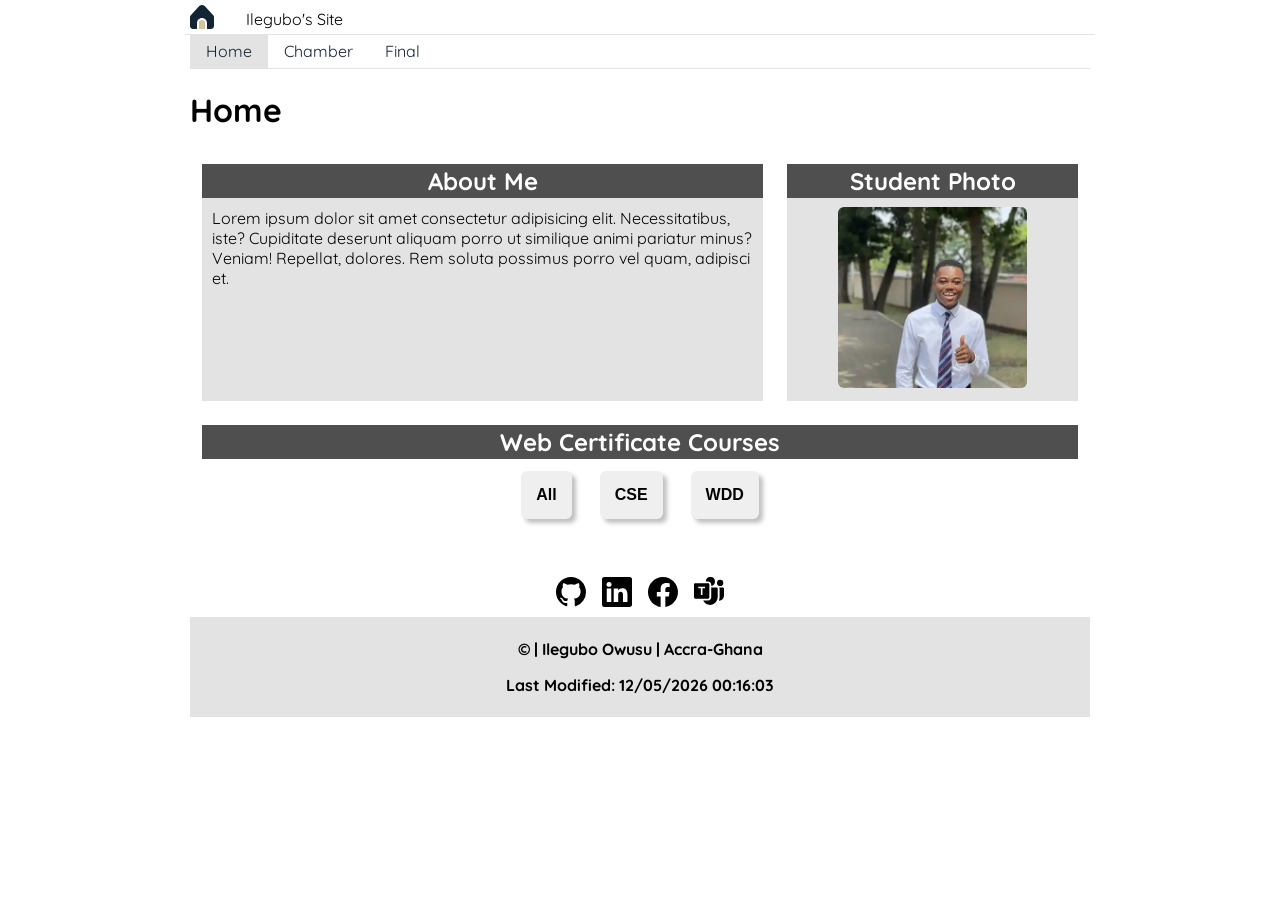
<file: index.html>
<!DOCTYPE html>
<html lang="en">

<head>
    <meta charset="UTF-8">
    <meta name="viewport" content="width=device-width, initial-scale=1.0">
    <meta name="author" content="Ilegubo Owusu">
    <meta name="description"
        content="home page for the wdd231 block 3 course. This page will help recap best practice for the BYU pathway Web Development course.">
    <link rel="icon" href="images/logo.png">
    <link rel="stylesheet" href="styles/base.css">
    <link rel="stylesheet" href="styles/large.css">
    <script src="scripts/navigations.js" defer></script>
    <link rel="preconnect" href="https://fonts.googleapis.com">
    <link rel="preconnect" href="https://fonts.gstatic.com" crossorigin>
    <link
        href="https://fonts.googleapis.com/css2?family=Quicksand:wght@300..700&display=swap"
        rel="stylesheet">
    <title>Home Page</title>

    <!--Social Media Tags-->
    <meta property="og:title" content="Home Page">
    <meta property="og:description"
        content="WDD231 home page assignment for students to demonstrate basic knowledge/understanding of js and html and css.">
    <meta property="og:image" content="https://github.com/Ilegubo/wdd231/blob/main/images/logo.png">
    <meta property="og:url"
        content="https://www.ilegubo.github.io/wdd231/index.html">
</head>

<body>
    <header>
        <img src="images/home.svg" alt="home-logo" loading="lazy" width="512"
            height="512">
        <span>Ilegubo's Site</span>
        <button id="ham-btn" class="hamburger"
            aria-label="ham-burger menu icon"></button>
    </header>
    <nav class="navigation" id="navigation">
        <ul>
            <li class="current"><a href="#">Home</a></li>
            <li><a href="#">Chamber</a></li>
            <li><a href="#">Final</a></li>
        </ul>
    </nav>
    <main>
        <h1>Home</h1>
        <div class="sections">
            <section>
                <h2>About Me</h2>
                <p>Lorem ipsum dolor sit amet consectetur adipisicing elit.
                    Necessitatibus, iste?
                    Cupiditate deserunt aliquam porro ut similique animi
                    pariatur
                    minus? Veniam!
                    Repellat, dolores. Rem soluta possimus porro vel quam,
                    adipisci
                    et.</p>
            </section>
            <section class="profile-photo">
                <h2>Student Photo</h2>
                <img src="images/profile.webp" alt="profile-image">
            </section>
            <section id="course-requirements" class="course-requirements">
                <h2>Web Certificate Courses</h2>
                <button id="ALL" class="ALL" aria-label="ALL">All</button>
                <button id="CSE" class="CSE" aria-label="CSE">CSE</button>
                <button id="WDD" class="WDD" aria-label="WDD">WDD</button>
                <div id="course-list"></div>
            </section>
        </div>
    </main>
    <footer>
        <div class="social">
            <a href="https://github.com/Ilegubo/wdd231" target="_blank"><img
                    src="images/github.svg" width="30" height="30"
                    alt="github"></a>
            <a href="https://www.linkedin.com/in/ilegubo" target="_blank"><img
                    src="images/linkedin.svg" width="30" height="30"
                    alt="LinkedIn"></a>
            <a href="https://facebook.com/ile.gubo" target="_blank"><img
                    src="images/facebook.svg" alt="facebook" height="30"
                    width="30"></a>
            <a href="mailto:owusukilegubo@gmail.com" target="_blank"><img
                    src="images/microsoft-teams.svg" alt="teams" height="30"
                    width="30"></a>
        </div>
        <div id="info">
            <p id="copy">&copy; | Ilegubo Owusu | Accra-Ghana</p>
            <p id="year"></p>
        </div>
    </footer>
</body>

</html>
</file>
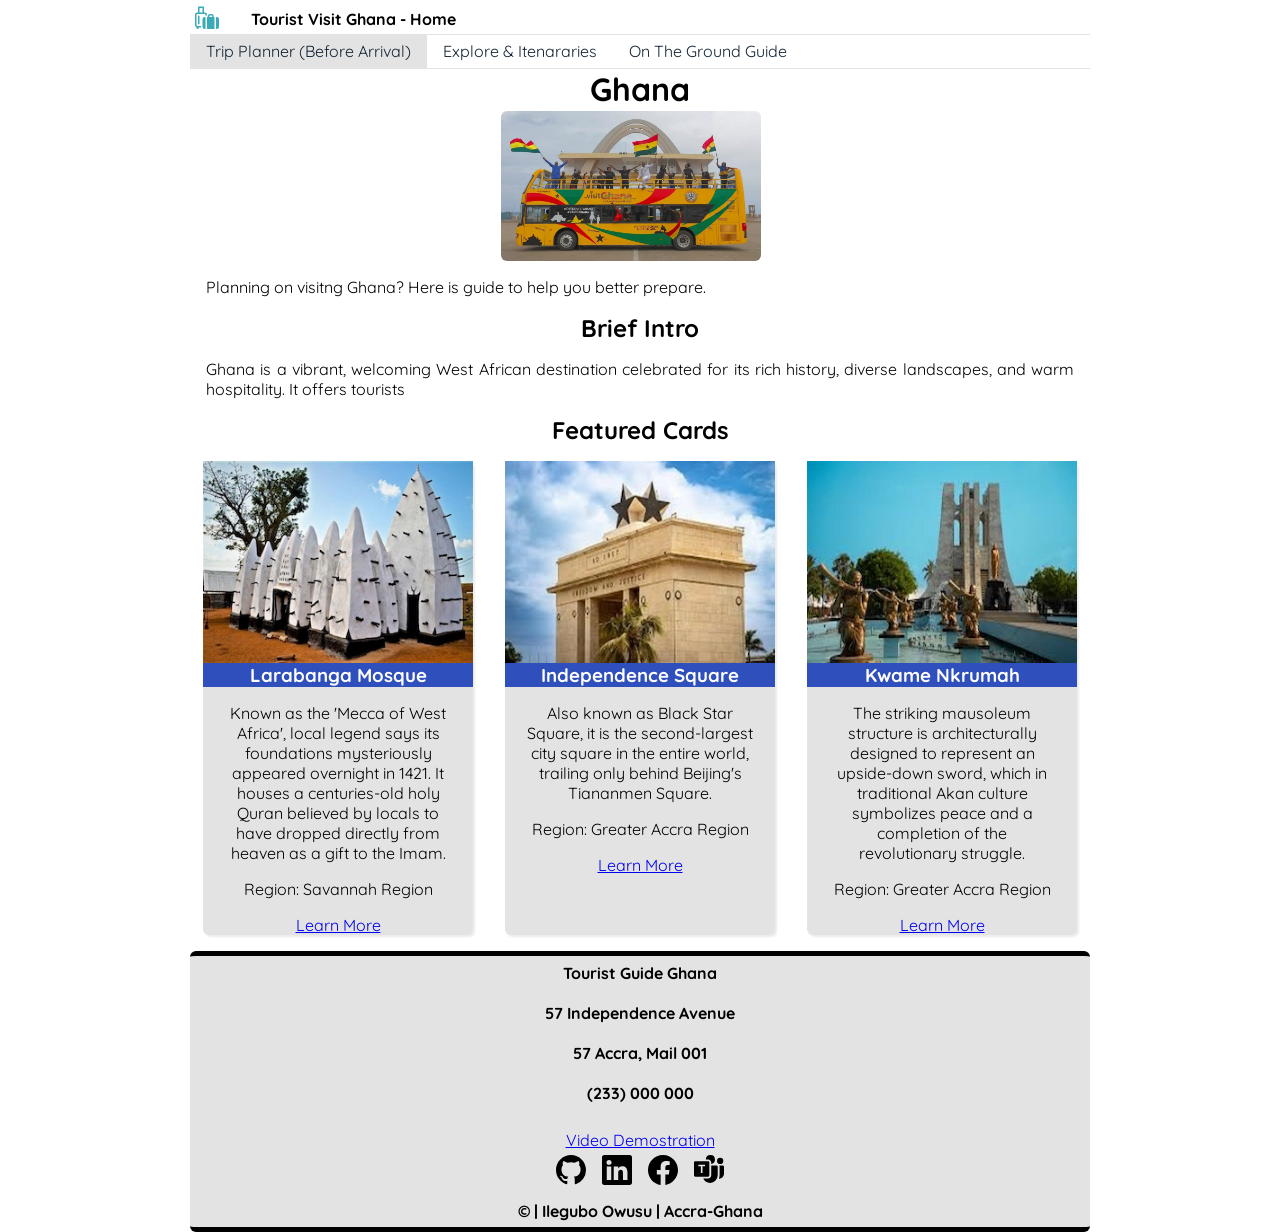
<file: project/index.html>
<!DOCTYPE html>
<html lang="en">

<head>
    <meta charset="UTF-8">
    <meta name="viewport" content="width=device-width, initial-scale=1.0">
    <meta name="author" content="Ilegubo Owusu">
    <meta name="description"
        content="This website is meant to help first time visitors of Ghana easily navigate the country.">
    <link rel="icon" href="images/icon.svg">
    <link rel="stylesheet" href="styles/base.css">
    <link rel="stylesheet" href="styles/large.css">
    <script src="scripts/navigation.js" defer></script>
    <script src="scripts/use-sites.js" type="module"></script>
    <link rel="preconnect" href="https://fonts.googleapis.com">
    <link rel="preconnect" href="https://fonts.gstatic.com" crossorigin>
    <link href="https://fonts.googleapis.com/css2?family=Quicksand&display=swap" rel="stylesheet">
    <title>Tourist Guide Visit</title>

    <!--Social Media Tags-->
    <meta property="og:title" content="Tourist Guide Ghana">
    <meta property="og:description"
        content="This page seeks to help first time visitors of Ghana easily navigate the country">
    <meta property="og:image" content="https://ilegubo.github.io/wdd231/project/images/visit-ghana.webp">
    <meta property="og:url" content="https://www.ilegubo.github.io/wdd231/project/index.html">
</head>

<body>
    <header>
        <img src="images/icon.svg" alt="logo" loading="lazy" width="512" height="512">
        <span><b>Tourist Visit Ghana - Home</b></span>
        <button id="ham-btn" class="hamburger" aria-label="ham-burger menu icon"></button>
    </header>
    <nav class="navigation" id="navigation">
        <ul>
            <li class="current"><a href="#">Trip Planner (Before Arrival)</a></li>
            <li><a href="explore.html">Explore & Itenararies</a></li>
            <li><a href="navigate.html">On The Ground Guide</a></li>
        </ul>
    </nav>
    <main>
        <h1>Ghana</h1>
        <picture id="hero-img" class="hero-img">
            <source srcset="images/hero.webp" media="(min-width: 1000px)">
            <source srcset="images/hero-medium.webp" media="(min-width: 550px)">
            <img src="images/hero-small.webp" alt="visit-Ghana" width="260">
        </picture>
        <section class="section-abt" id="intro">
            <p>Planning on visitng Ghana? Here is guide to help you better prepare.</p>
            <h2>Brief Intro</h2>
            <p>Ghana is a vibrant, welcoming West African destination celebrated for its rich history, diverse
                landscapes, and warm hospitality. It offers tourists</p>
        </section>
        <section id="all-cards-container">
            <div id="featured-destinations"></div>
        </section>
    </main>
    <footer>
        <div id="general">
            <p><b>Tourist Guide Ghana</b></p><br>
            <p><b>57 Independence Avenue</b></p><br>
            <p><b>57 Accra, Mail 001</b></p><br>
            <p><b>(233) 000 000</b></p><br>
        </div>
        <p id="video"><a href="#">Video Demostration</a></p>
        <div class="social">
            <a href="https://github.com/Ilegubo/wdd231" target="_blank"><img
                    src="https://ilegubo.github.io/wdd231/chamber/images/github.svg" width="30" height="30"
                    alt="github"></a>
            <a href="https://www.linkedin.com/in/ilegubo" target="_blank"><img
                    src="https://ilegubo.github.io/wdd231/chamber/images/linkedin.svg" width="30" height="30"
                    alt="LinkedIn"></a>
            <a href="https://facebook.com/ile.gubo" target="_blank"><img
                    src="https://ilegubo.github.io/wdd231/chamber/images/facebook.svg" alt="facebook" height="30"
                    width="30"></a>
            <a href="mailto:owusukilegubo@gmail.com" target="_blank"><img
                    src="https://ilegubo.github.io/wdd231/chamber/images/microsoft-teams.svg" alt="teams" height="30"
                    width="30"></a>
        </div>
        <div id="info">
            <p id="copy">&copy; | Ilegubo Owusu | Accra-Ghana</p>
            <p id="year"></p>
        </div>
    </footer>
</body>

</html>
</file>
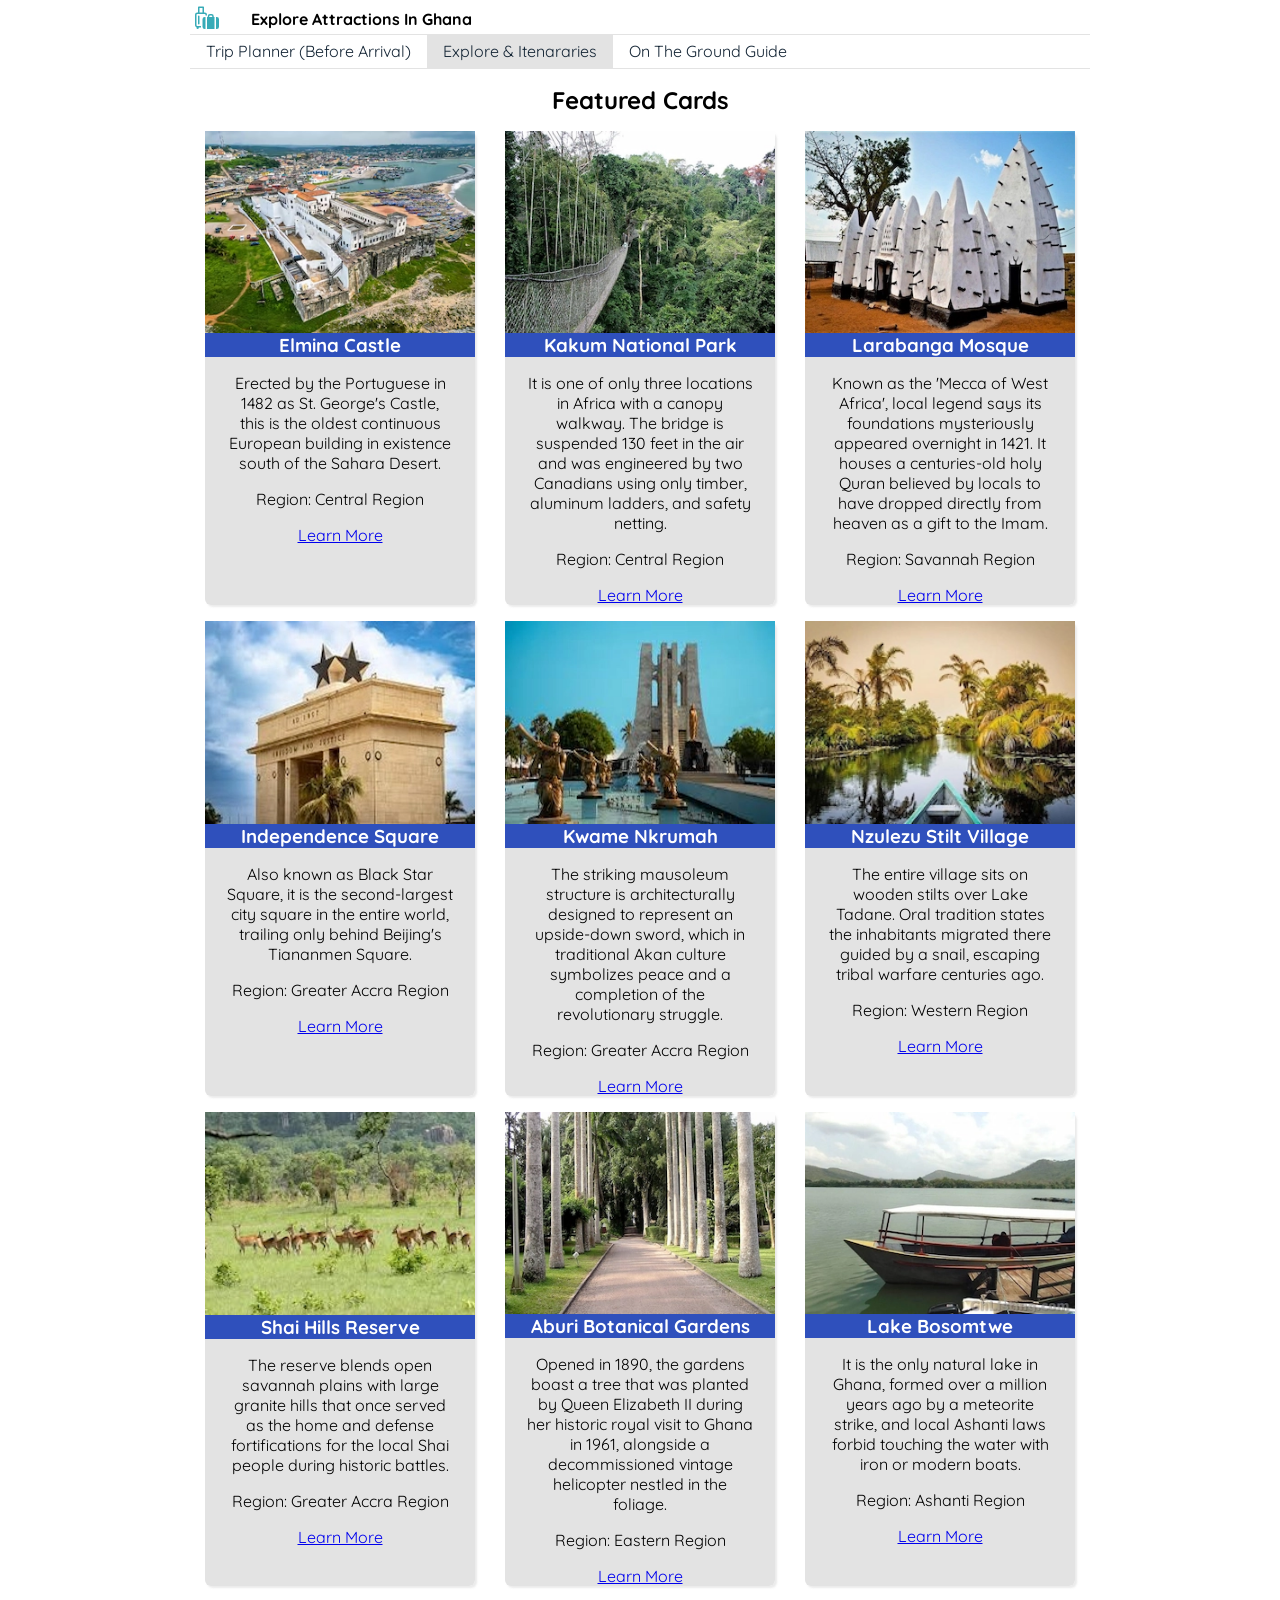
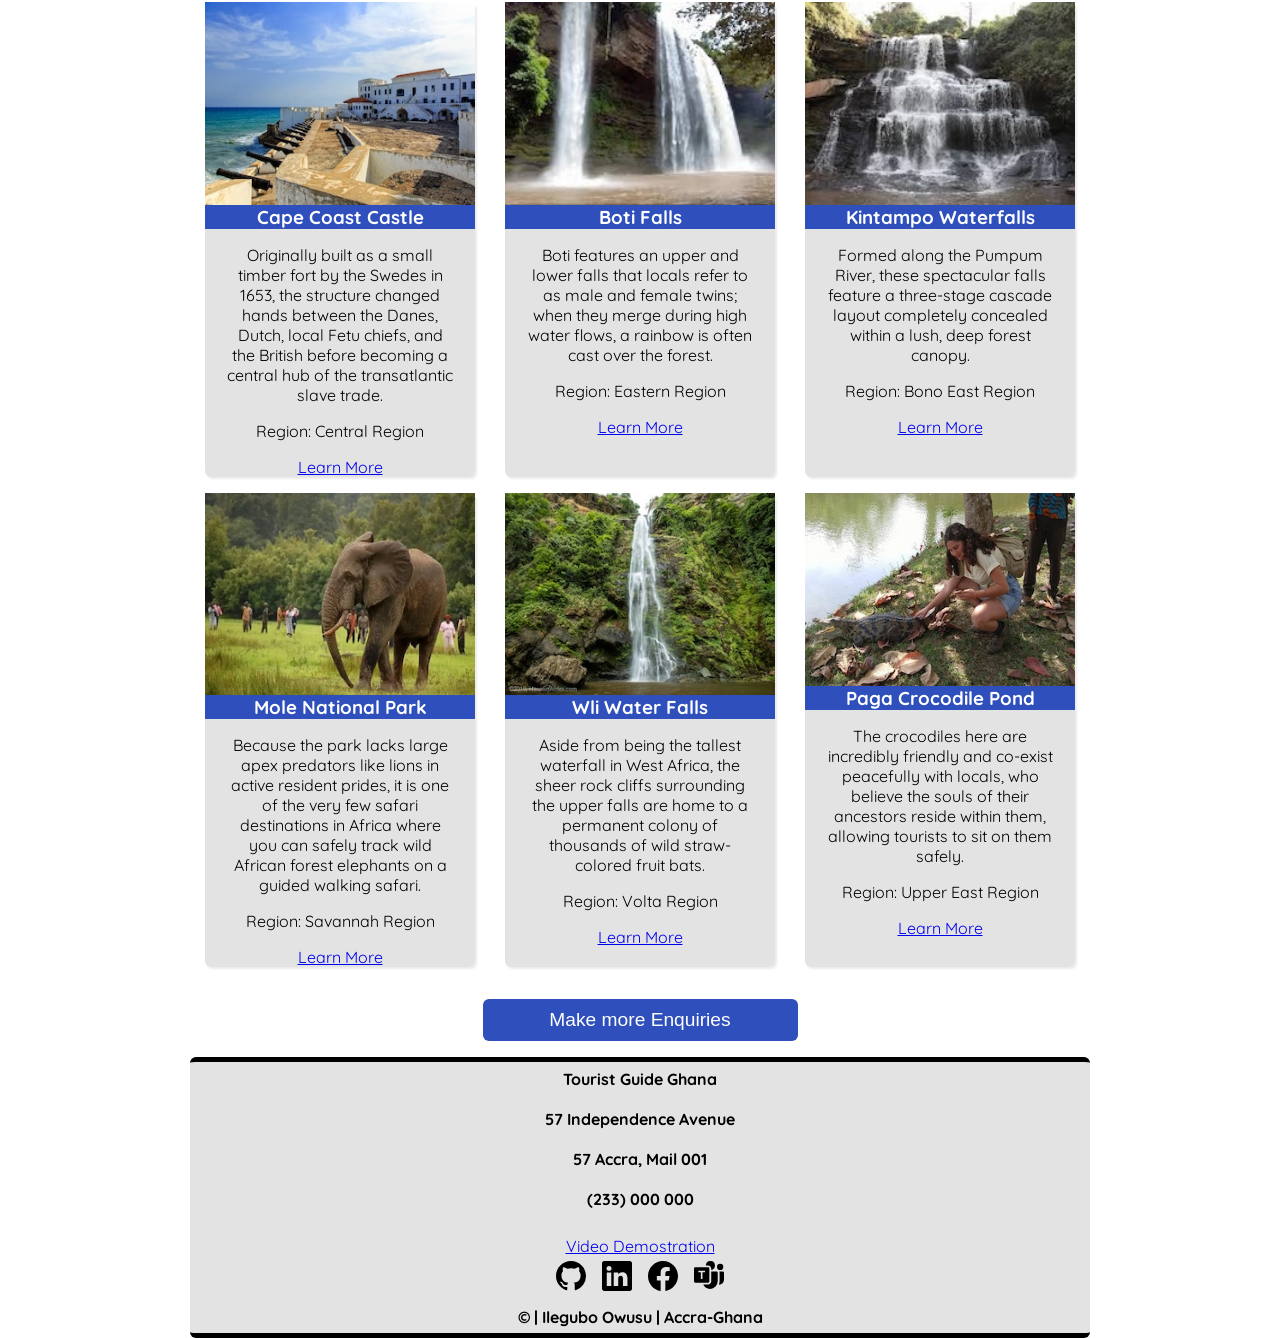
<file: project/explore.html>
<!DOCTYPE html>
<html lang="en">

<head>
    <meta charset="UTF-8">
    <meta name="viewport" content="width=device-width, initial-scale=1.0">
    <meta name="author" content="Ilegubo Owusu">
    <meta name="description" content="The explore page introduces you to several tourist sites you can visit">
    <link rel="icon" href="images/icon.svg">
    <link rel="stylesheet" href="styles/base.css">
    <link rel="stylesheet" href="styles/large.css">
    <script src="scripts/navigation.js" defer></script>
    <script src="scripts/use-sites.js" type="module"></script>
    <link rel="preconnect" href="https://fonts.googleapis.com">
    <link rel="preconnect" href="https://fonts.gstatic.com" crossorigin>
    <link href="https://fonts.googleapis.com/css2?family=Quicksand&display=swap" rel="stylesheet">
    <title>Explore Tourist Sites</title>

    <!--Social Media Tags-->
    <meta property="og:title" content="Explore Tourist Guide Ghana">
    <meta property="og:description" content="The explore page introduces you to several tourist sites you can visit">
    <meta property="og:image" content="https://ilegubo.github.io/wdd231/project/images/visit-ghana.webp">
    <meta property="og:url" content="https://www.ilegubo.github.io/wdd231/project/explore.html">
</head>

<body>
    <header>
        <img src="images/icon.svg" alt="logo" loading="lazy" width="512" height="512">
        <span><b>Explore Attractions In Ghana</b></span>
        <button id="ham-btn" class="hamburger" aria-label="ham-burger menu icon"></button>
    </header>
    <nav class="navigation" id="navigation">
        <ul>
            <li><a href="index.html">Trip Planner (Before Arrival)</a></li>
            <li class="current"><a href="#">Explore & Itenararies</a></li>
            <li><a href="navigate.html">On The Ground Guide </a></li>
        </ul>
    </nav>
    <main>
        <section id="all-cards-container">
            <div id="destinations"></div>
            <a href="form.html" target="_blank" class="for-form"><button class="button to-form">Make more Enquiries
                </button></a>
    </main>
    <footer>
        <div id="general">
            <p><b>Tourist Guide Ghana</b></p><br>
            <p><b>57 Independence Avenue</b></p><br>
            <p><b>57 Accra, Mail 001</b></p><br>
            <p><b>(233) 000 000</b></p><br>
        </div>
        <p id="video"><a href="#">Video Demostration</a></p>
        <div class="social">
            <a href="https://github.com/Ilegubo/wdd231" target="_blank"><img
                    src="https://ilegubo.github.io/wdd231/chamber/images/github.svg" width="30" height="30"
                    alt="github"></a>
            <a href="https://www.linkedin.com/in/ilegubo" target="_blank"><img
                    src="https://ilegubo.github.io/wdd231/chamber/images/linkedin.svg" width="30" height="30"
                    alt="LinkedIn"></a>
            <a href="https://facebook.com/ile.gubo" target="_blank"><img
                    src="https://ilegubo.github.io/wdd231/chamber/images/facebook.svg" alt="facebook" height="30"
                    width="30"></a>
            <a href="mailto:owusukilegubo@gmail.com" target="_blank"><img
                    src="https://ilegubo.github.io/wdd231/chamber/images/microsoft-teams.svg" alt="teams" height="30"
                    width="30"></a>
        </div>
        <div id="info">
            <p id="copy">&copy; | Ilegubo Owusu | Accra-Ghana</p>
            <p id="year"></p>
        </div>
    </footer>
</body>

</html>
</file>
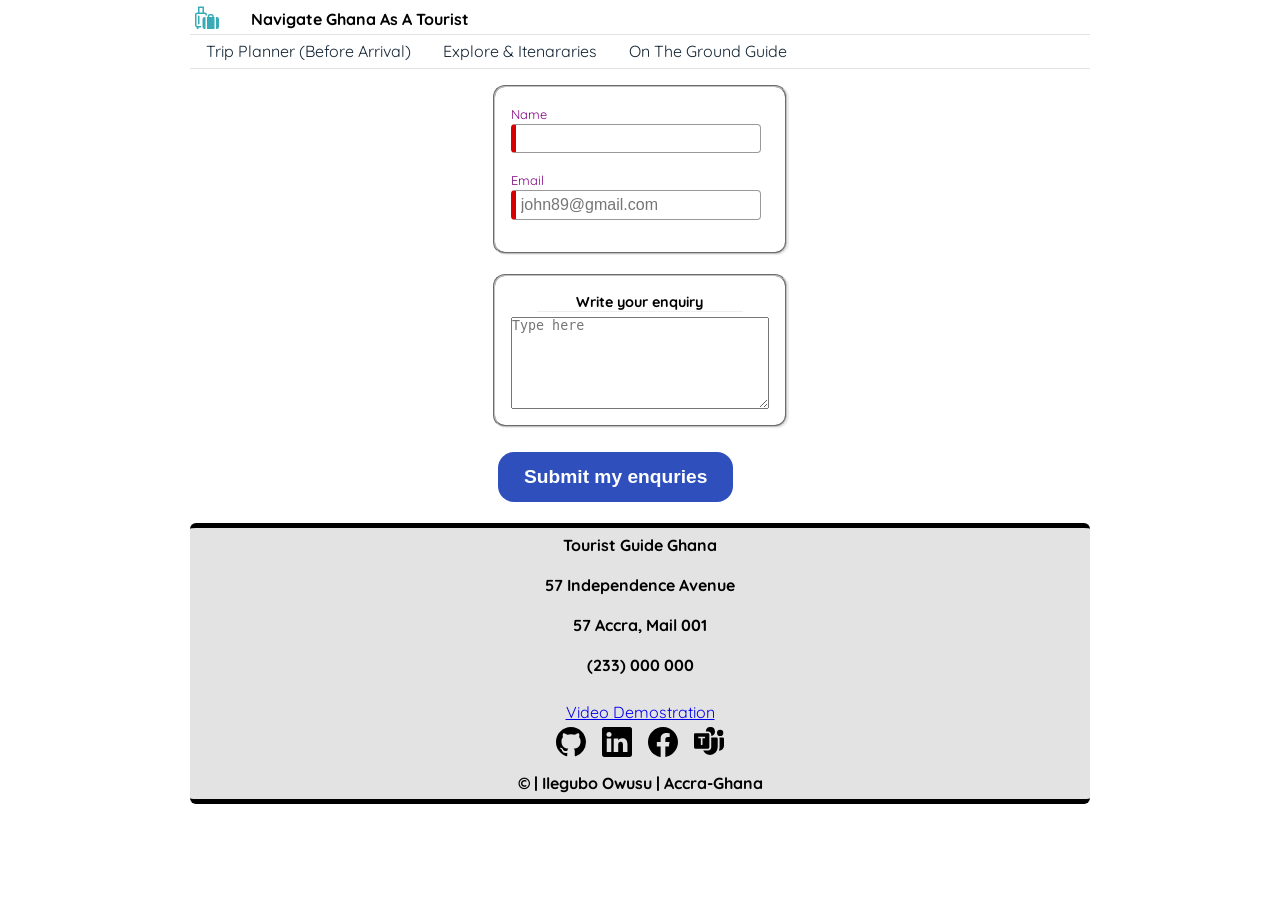
<file: project/form.html>
<!DOCTYPE html>
<html lang="en">

<head>
    <meta charset="UTF-8">
    <meta name="viewport" content="width=device-width, initial-scale=1.0">
    <meta name="author" content="Ilegubo Owusu">
    <meta name="description"
        content="This website is meant to help first time visitors of Ghana easily navigate the country.">
    <link rel="icon" href="images/icon.svg">
    <link rel="stylesheet" href="styles/base.css">
    <link rel="stylesheet" href="styles/large.css">
    <link rel="stylesheet" href="styles/form.css">
    <script src="scripts/navigation.js" defer></script>
    <link rel="preconnect" href="https://fonts.googleapis.com">
    <link rel="preconnect" href="https://fonts.gstatic.com" crossorigin>
    <link href="https://fonts.googleapis.com/css2?family=Quicksand&display=swap" rel="stylesheet">
    <title>Make Enquiry</title>

    <!--Social Media Tags-->
    <meta property="og:title" content="Navigate Ghana As A Tourist">
    <meta property="og:description"
        content="This page seeks to help first time visitors of Ghana easily navigate the country">
    <meta property="og:image" content="https://ilegubo.github.io/wdd231/project/images/visit-ghana.webp">
    <meta property="og:url" content="https://www.ilegubo.github.io/wdd231/project/index.html">
</head>

<body>
    <header>
        <img src="images/icon.svg" alt="logo" loading="lazy" width="512" height="512">
        <span><b>Navigate Ghana As A Tourist</b></span>
        <button id="ham-btn" class="hamburger" aria-label="ham-burger menu icon"></button>
    </header>
    <nav class="navigation" id="navigation">
        <ul>
            <li><a href="index.html">Trip Planner (Before Arrival)</a></li>
            <li><a href="explore.html">Explore & Itenararies</a></li>
            <li><a href="">On The Ground Guide</a></li>
        </ul>
    </nav>
    <main>
        <form method="GET" action="thank-you.html" class="designOne">
            <fieldset>
                <label>Name<input type="text" name="last" required autocomplete="given-name family-name"
                        title="Your Last Name"></label>

                <label>Email <input type="email" name="email" required placeholder="john89@gmail.com" title="Your Email"
                        autocomplete="email"></label>
            </fieldset>
            <br>
            <fieldset>
                <h3>Write your enquiry</h3><label class="textarea">
                    <textarea placeholder="Type here" name="description" title="description of business" rows="6"
                        cols="30"></textarea>
                </label>
            </fieldset>
            <br>
            <input type="submit" value="Submit my enquries">
            <input type="datetime-local" name="timestamp" id="timestamp">
        </form>
    </main>
    <footer>
        <div id="general">
            <p><b>Tourist Guide Ghana</b></p><br>
            <p><b>57 Independence Avenue</b></p><br>
            <p><b>57 Accra, Mail 001</b></p><br>
            <p><b>(233) 000 000</b></p><br>
        </div>
        <p id="video"><a href="#">Video Demostration</a></p>
        <div class="social">
            <a href="https://github.com/Ilegubo/wdd231" target="_blank"><img
                    src="https://ilegubo.github.io/wdd231/chamber/images/github.svg" width="30" height="30"
                    alt="github"></a>
            <a href="https://www.linkedin.com/in/ilegubo" target="_blank"><img
                    src="https://ilegubo.github.io/wdd231/chamber/images/linkedin.svg" width="30" height="30"
                    alt="LinkedIn"></a>
            <a href="https://facebook.com/ile.gubo" target="_blank"><img
                    src="https://ilegubo.github.io/wdd231/chamber/images/facebook.svg" alt="facebook" height="30"
                    width="30"></a>
            <a href="mailto:owusukilegubo@gmail.com" target="_blank"><img
                    src="https://ilegubo.github.io/wdd231/chamber/images/microsoft-teams.svg" alt="teams" height="30"
                    width="30"></a>
        </div>
        <div id="info">
            <p id="copy">&copy; | Ilegubo Owusu | Accra-Ghana</p>
            <p id="year"></p>
        </div>
    </footer>
</body>

</html>
</file>
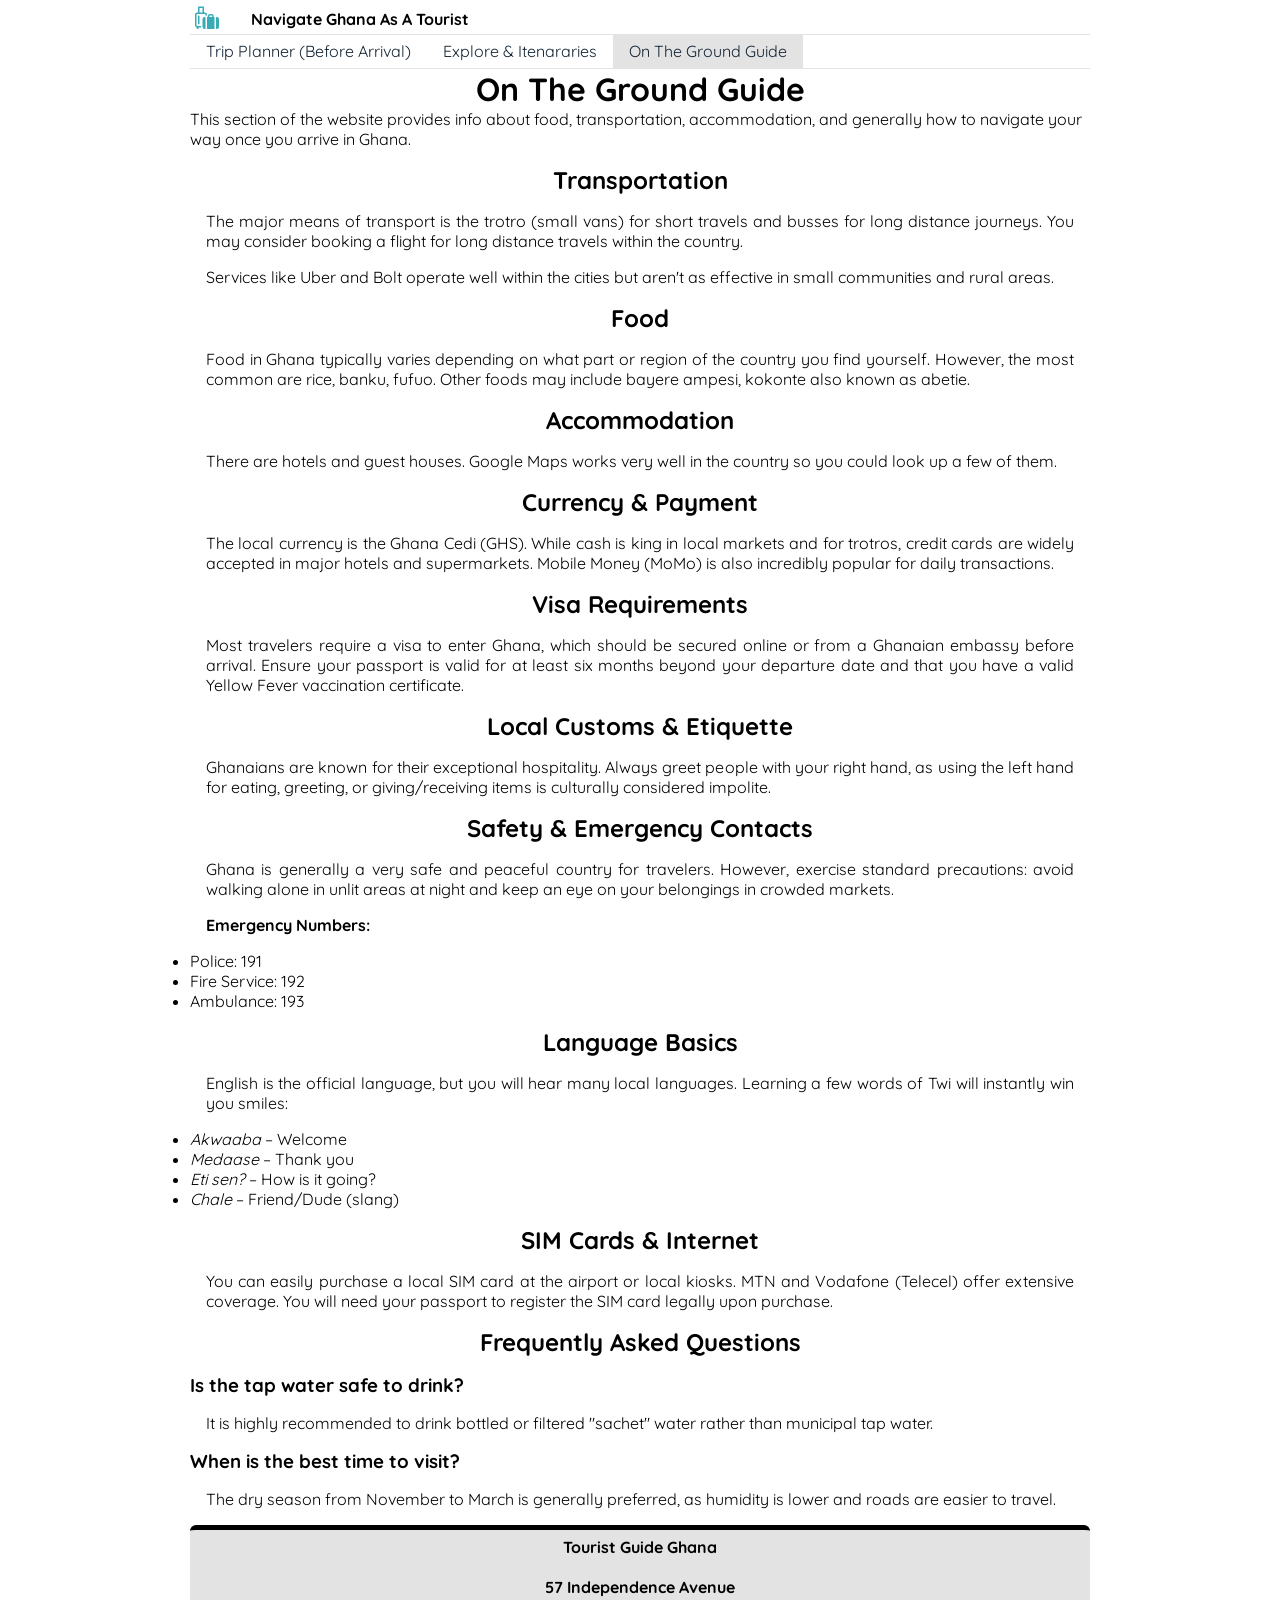
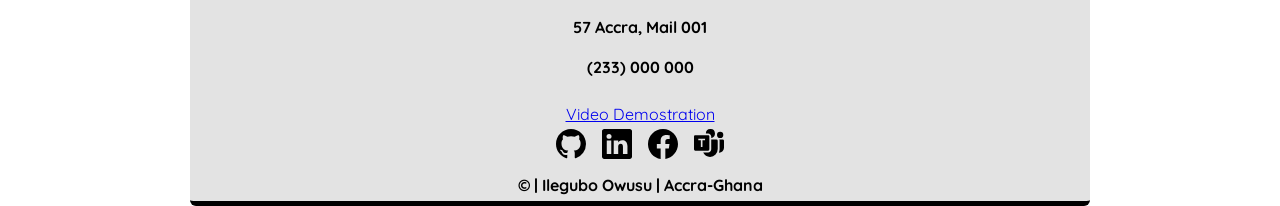
<file: project/navigate.html>
<!DOCTYPE html>
<html lang="en">

<head>
    <meta charset="UTF-8">
    <meta name="viewport" content="width=device-width, initial-scale=1.0">
    <meta name="author" content="Ilegubo Owusu">
    <meta name="description"
        content="This website is meant to help first time visitors of Ghana easily navigate the country.">
    <link rel="icon" href="images/icon.svg">
    <link rel="stylesheet" href="styles/base.css">
    <link rel="stylesheet" href="styles/large.css">
    <script src="scripts/navigation.js" defer></script>
    <link rel="preconnect" href="https://fonts.googleapis.com">
    <link rel="preconnect" href="https://fonts.gstatic.com" crossorigin>
    <link href="https://fonts.googleapis.com/css2?family=Quicksand&display=swap" rel="stylesheet">
    <title>Navigate Your Way In Ghana Seamlessly</title>

    <!--Social Media Tags-->
    <meta property="og:title" content="Navigate Ghana As A Tourist">
    <meta property="og:description"
        content="This page seeks to help first time visitors of Ghana easily navigate the country">
    <meta property="og:image" content="https://ilegubo.github.io/wdd231/project/images/visit-ghana.webp">
    <meta property="og:url" content="https://www.ilegubo.github.io/wdd231/project/index.html">
</head>

<body>
    <header>
        <img src="images/icon.svg" alt="logo" loading="lazy" width="512" height="512">
        <span><b>Navigate Ghana As A Tourist</b></span>
        <button id="ham-btn" class="hamburger" aria-label="ham-burger menu icon"></button>
    </header>
    <nav class="navigation" id="navigation">
        <ul>
            <li><a href="index.html">Trip Planner (Before Arrival)</a></li>
            <li><a href="explore.html">Explore & Itenararies</a></li>
            <li class="current"><a href="">On The Ground Guide</a></li>
        </ul>
    </nav>
    <main>
        <h1>On The Ground Guide</h1>
        <p>This section of the website provides info about food, transportation, accommodation, and generally how to
            navigate your way once you arrive in Ghana.</p>

        <section id="transportation">
            <h2>Transportation</h2>
            <p>The major means of transport is the <span class="emphasis">trotro</span> (small vans) for short travels
                and <span class="emphasis">busses</span> for long distance journeys. You may consider booking a flight
                for long distance travels within the country.</p>
            <p>Services like Uber and Bolt operate well within the cities but aren't as effective in small communities
                and rural areas.</p>
        </section>

        <section id="food">
            <h2>Food</h2>
            <p>Food in Ghana typically varies depending on what part or region of the country you find yourself.
                However, the most common are rice, banku, fufuo. Other foods may include <span class="emphasis">bayere
                    ampesi</span>, <span class="emphasis">kokonte</span> also known as <span
                    class="emphasis">abetie</span>.</p>
        </section>

        <section id="accomodation">
            <h2>Accommodation</h2>
            <p>There are hotels and guest houses. Google Maps works very well in the country so you could look up a few
                of them.</p>
        </section>

        <section id="currency-payment">
            <h2>Currency & Payment</h2>
            <p>The local currency is the <span class="emphasis">Ghana Cedi (GHS)</span>. While cash is king in local
                markets and for trotros, credit cards are widely accepted in major hotels and supermarkets. Mobile Money
                (MoMo) is also incredibly popular for daily transactions.</p>
        </section>

        <section id="visa-requirements">
            <h2>Visa Requirements</h2>
            <p>Most travelers require a visa to enter Ghana, which should be secured online or from a Ghanaian embassy
                before arrival. Ensure your passport is valid for at least six months beyond your departure date and
                that you have a valid Yellow Fever vaccination certificate.</p>
        </section>

        <section id="customs-etiquette">
            <h2>Local Customs & Etiquette</h2>
            <p>Ghanaians are known for their exceptional hospitality. Always greet people with your <span
                    class="emphasis">right hand</span>, as using the left hand for eating, greeting, or giving/receiving
                items is culturally considered impolite.</p>
        </section>

        <section id="safety-tips">
            <h2>Safety & Emergency Contacts</h2>
            <p>Ghana is generally a very safe and peaceful country for travelers. However, exercise standard
                precautions: avoid walking alone in unlit areas at night and keep an eye on your belongings in crowded
                markets.</p>
            <div class="contact-box">
                <p><strong>Emergency Numbers:</strong></p>
                <ul>
                    <li>Police: 191</li>
                    <li>Fire Service: 192</li>
                    <li>Ambulance: 193</li>
                </ul>
            </div>
        </section>

        <section id="language-basics">
            <h2>Language Basics</h2>
            <p>English is the official language, but you will hear many local languages. Learning a few words of Twi
                will instantly win you smiles:</p>
            <ul>
                <li><em>Akwaaba</em> – Welcome</li>
                <li><em>Medaase</em> – Thank you</li>
                <li><em>Eti sen?</em> – How is it going?</li>
                <li><em>Chale</em> – Friend/Dude (slang)</li>
            </ul>
        </section>

        <section id="connectivity">
            <h2>SIM Cards & Internet</h2>
            <p>You can easily purchase a local SIM card at the airport or local kiosks. MTN and Vodafone (Telecel) offer
                extensive coverage. You will need your passport to register the SIM card legally upon purchase.</p>
        </section>

        <section id="faqs">
            <h2>Frequently Asked Questions</h2>
            <div class="faq-item">
                <h3>Is the tap water safe to drink?</h3>
                <p>It is highly recommended to drink bottled or filtered "sachet" water rather than municipal tap water.
                </p>
            </div>
            <div class="faq-item">
                <h3>When is the best time to visit?</h3>
                <p>The dry season from November to March is generally preferred, as humidity is lower and roads are
                    easier to travel.</p>
            </div>
        </section>
    </main>
    <footer>
        <div id="general">
            <p><b>Tourist Guide Ghana</b></p><br>
            <p><b>57 Independence Avenue</b></p><br>
            <p><b>57 Accra, Mail 001</b></p><br>
            <p><b>(233) 000 000</b></p><br>
        </div>
        <p id="video"><a href="#">Video Demostration</a></p>
        <div class="social">
            <a href="https://github.com/Ilegubo/wdd231" target="_blank"><img
                    src="https://ilegubo.github.io/wdd231/chamber/images/github.svg" width="30" height="30"
                    alt="github"></a>
            <a href="https://www.linkedin.com/in/ilegubo" target="_blank"><img
                    src="https://ilegubo.github.io/wdd231/chamber/images/linkedin.svg" width="30" height="30"
                    alt="LinkedIn"></a>
            <a href="https://facebook.com/ile.gubo" target="_blank"><img
                    src="https://ilegubo.github.io/wdd231/chamber/images/facebook.svg" alt="facebook" height="30"
                    width="30"></a>
            <a href="mailto:owusukilegubo@gmail.com" target="_blank"><img
                    src="https://ilegubo.github.io/wdd231/chamber/images/microsoft-teams.svg" alt="teams" height="30"
                    width="30"></a>
        </div>
        <div id="info">
            <p id="copy">&copy; | Ilegubo Owusu | Accra-Ghana</p>
            <p id="year"></p>
        </div>
    </footer>
</body>

</html>
</file>
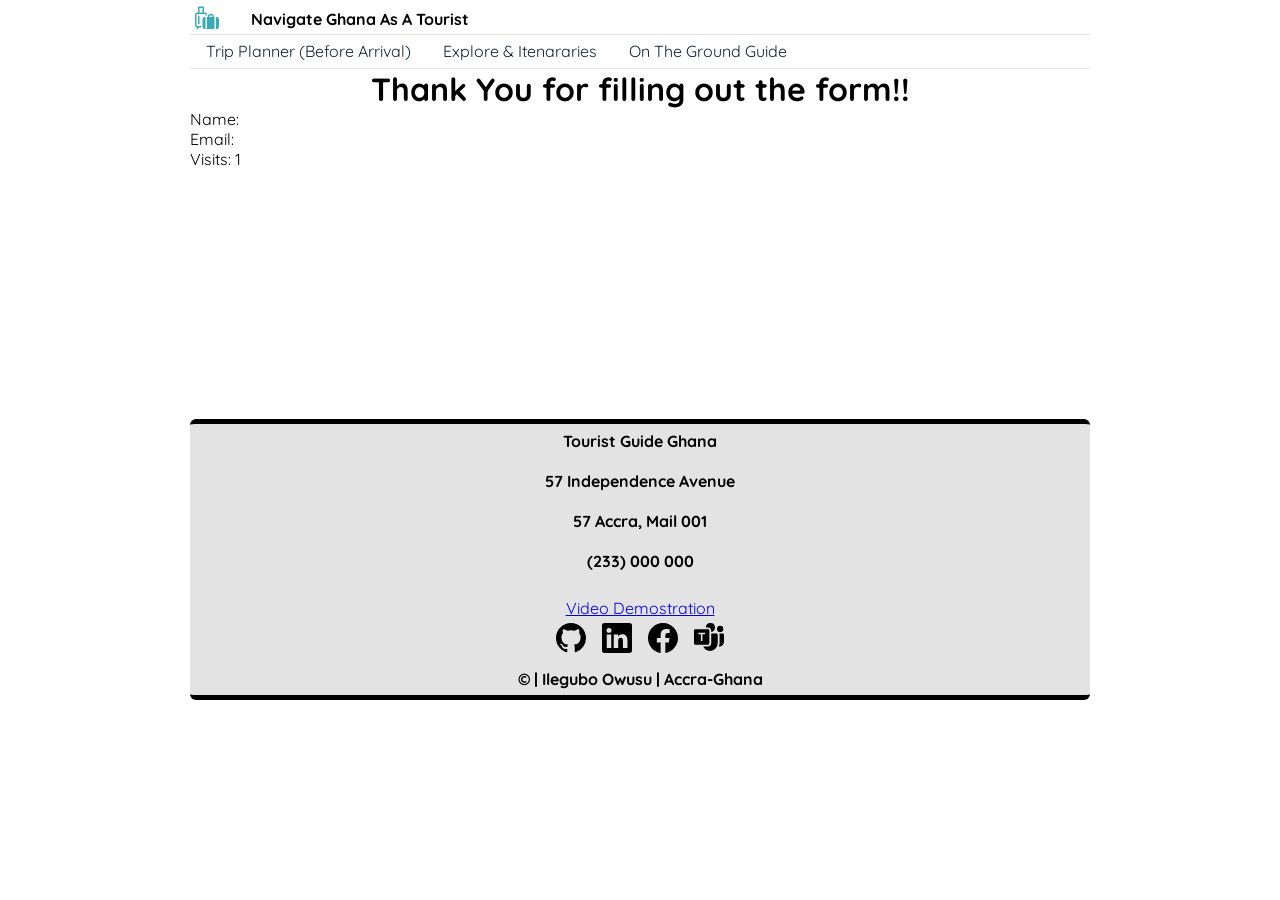
<file: project/thank-you.html>
<!DOCTYPE html>
<html lang="en">

<head>
    <meta charset="UTF-8">
    <meta name="viewport" content="width=device-width, initial-scale=1.0">
    <meta name="author" content="Ilegubo Owusu">
    <meta name="description"
        content="This website is meant to help first time visitors of Ghana easily navigate the country.">
    <link rel="icon" href="images/icon.svg">
    <link rel="stylesheet" href="styles/base.css">
    <link rel="stylesheet" href="styles/large.css">
    <script src="scripts/navigation.js" defer></script>
    <script src="scripts/thank-you.js" defer></script>
    <link rel="preconnect" href="https://fonts.googleapis.com">
    <link rel="preconnect" href="https://fonts.gstatic.com" crossorigin>
    <link href="https://fonts.googleapis.com/css2?family=Quicksand&display=swap" rel="stylesheet">
    <title>Thank you page</title>

    <!--Social Media Tags-->
    <meta property="og:title" content="Navigate Ghana As A Tourist">
    <meta property="og:description"
        content="This page seeks to help first time visitors of Ghana easily navigate the country">
    <meta property="og:image" content="https://ilegubo.github.io/wdd231/project/images/visit-ghana.webp">
    <meta property="og:url" content="https://www.ilegubo.github.io/wdd231/project/index.html">
</head>

<body>
    <header>
        <img src="images/icon.svg" alt="logo" loading="lazy" width="512" height="512">
        <span><b>Navigate Ghana As A Tourist</b></span>
        <button id="ham-btn" class="hamburger" aria-label="ham-burger menu icon"></button>
    </header>
    <nav class="navigation" id="navigation">
        <ul>
            <li><a href="index.html">Trip Planner (Before Arrival)</a></li>
            <li><a href="explore.html">Explore & Itenararies</a></li>
            <li><a href="#">On The Ground Guide</a></li>
        </ul>
    </nav>
    <main>
        <h1>Thank You for filling out the form!!</h1>
        <div class="user-entries">
            <p>Name: <span id="name"></span></p>
            <p>Email: <span id="email"></span></p>
            <p>Visits: <span id="visits"></span></p>
        </div>

    </main>
    <footer>
        <div id="general">
            <p><b>Tourist Guide Ghana</b></p><br>
            <p><b>57 Independence Avenue</b></p><br>
            <p><b>57 Accra, Mail 001</b></p><br>
            <p><b>(233) 000 000</b></p><br>
        </div>
        <p id="video"><a href="#">Video Demostration</a></p>
        <div class="social">
            <a href="https://github.com/Ilegubo/wdd231" target="_blank"><img
                    src="https://ilegubo.github.io/wdd231/chamber/images/github.svg" width="30" height="30"
                    alt="github"></a>
            <a href="https://www.linkedin.com/in/ilegubo" target="_blank"><img
                    src="https://ilegubo.github.io/wdd231/chamber/images/linkedin.svg" width="30" height="30"
                    alt="LinkedIn"></a>
            <a href="https://facebook.com/ile.gubo" target="_blank"><img
                    src="https://ilegubo.github.io/wdd231/chamber/images/facebook.svg" alt="facebook" height="30"
                    width="30"></a>
            <a href="mailto:owusukilegubo@gmail.com" target="_blank"><img
                    src="https://ilegubo.github.io/wdd231/chamber/images/microsoft-teams.svg" alt="teams" height="30"
                    width="30"></a>
        </div>
        <div id="info">
            <p id="copy">&copy; | Ilegubo Owusu | Accra-Ghana</p>
            <p id="year"></p>
        </div>
    </footer>
</body>

</html>
</file>
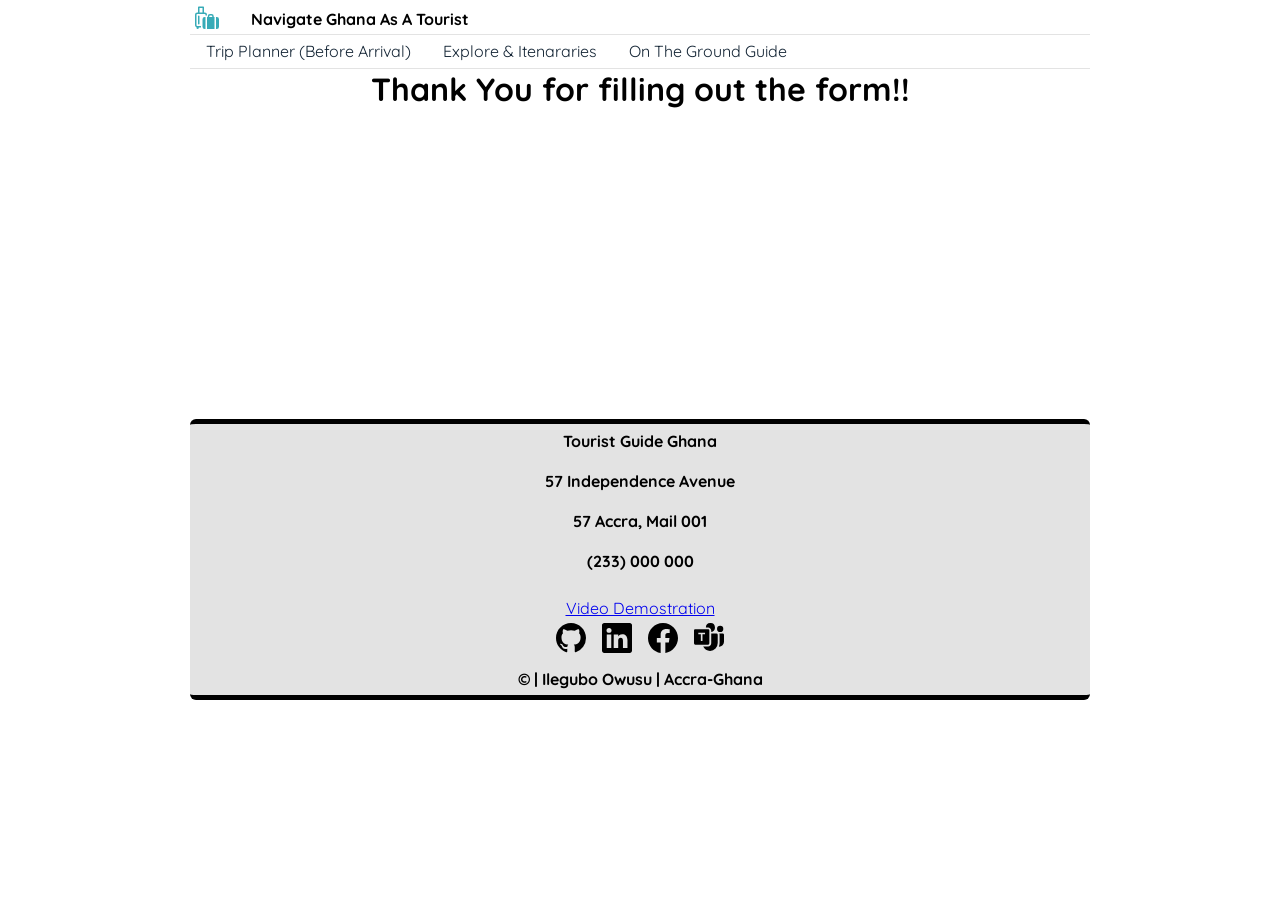
<file: project/thankyou.html>
<!DOCTYPE html>
<html lang="en">

<head>
    <meta charset="UTF-8">
    <meta name="viewport" content="width=device-width, initial-scale=1.0">
    <meta name="author" content="Ilegubo Owusu">
    <meta name="description"
        content="This website is meant to help first time visitors of Ghana easily navigate the country.">
    <link rel="icon" href="images/icon.svg">
    <link rel="stylesheet" href="styles/base.css">
    <link rel="stylesheet" href="styles/large.css">
    <script src="scripts/navigation.js" defer></script>
    <link rel="preconnect" href="https://fonts.googleapis.com">
    <link rel="preconnect" href="https://fonts.gstatic.com" crossorigin>
    <link
        href="https://fonts.googleapis.com/css2?family=Quicksand:wght@300..700&display=swap"
        rel="stylesheet">
    <title>Thank you page</title>

    <!--Social Media Tags-->
    <meta property="og:title" content="Navigate Ghana As A Tourist">
    <meta property="og:description"
        content="This page seeks to help first time visitors of Ghana easily navigate the country">
    <meta property="og:image"
        content="https://ilegubo.github.io/wdd231/project/images/visit-ghana.webp">
    <meta property="og:url"
        content="https://www.ilegubo.github.io/wdd231/project/index.html">
</head>

<body>
    <header>
        <img src="images/icon.svg" alt="logo" loading="lazy" width="512"
            height="512">
        <span><b>Navigate Ghana As A Tourist</b></span>
        <button id="ham-btn" class="hamburger"
            aria-label="ham-burger menu icon"></button>
    </header>
    <nav class="navigation" id="navigation">
        <ul>
            <li><a href="index.html">Trip Planner (Before Arrival)</a></li>
            <li><a href="explore.html">Explore & Itenararies</a></li>
            <li><a href="">On The Ground Guide</a></li>
        </ul>
    </nav>
    <main>
        <h1>Thank You for filling out the form!!</h1>
        <p class="user-entries"></p>
    </main>
    <footer>
        <div id="general">            
            <p><b>Tourist Guide Ghana</b></p><br>
            <p><b>57 Independence Avenue</b></p><br>
            <p><b>57 Accra, Mail 001</b></p><br>
            <p><b>(233) 000 000</b></p><br>
        </div>
        <p id="video"><a href="#">Video Demostration</a></p>
        <div class="social">
            <a href="https://github.com/Ilegubo/wdd231" target="_blank"><img
                    src="https://ilegubo.github.io/wdd231/chamber/images/github.svg" width="30" height="30"
                    alt="github"></a>
            <a href="https://www.linkedin.com/in/ilegubo" target="_blank"><img
                    src="https://ilegubo.github.io/wdd231/chamber/images/linkedin.svg" width="30" height="30"
                    alt="LinkedIn"></a>
            <a href="https://facebook.com/ile.gubo" target="_blank"><img
                    src="https://ilegubo.github.io/wdd231/chamber/images/facebook.svg" alt="facebook" height="30"
                    width="30"></a>
            <a href="mailto:owusukilegubo@gmail.com" target="_blank"><img
                    src="https://ilegubo.github.io/wdd231/chamber/images/microsoft-teams.svg" alt="teams" height="30"
                    width="30"></a>
        </div>
        <div id="info">
            <p id="copy">&copy; | Ilegubo Owusu | Accra-Ghana</p>
            <p id="year"></p>
        </div>
    </footer>
</body>

</html>
</file>
<file: styles/base.css>
/* COLOR SCHEME
hsl(209, 47%, 14%)
hsl(43, 41%, 72%)
*/

:root {
    --primary-blue: hsl(209, 47%, 14%);
    --primary-yellow: hsl(43, 41%, 72%);
    --grey: hsl(0, 0%, 89%);
    --gray: 0, 0%, 89%;
    
}


.quicksand-font {
  font-family: "Quicksand", sans-serif;
  font-optical-sizing: auto;
  font-weight: 400;
  font-style: normal;
}


body {
    margin: 0;
    padding: 0;
    outline: 0;
    box-sizing: border-box;
    font-family: 'Quicksand', sans-serif;
}

header, main, footer {
    margin: 0 auto;
    max-width: 95%;
}

header {
    margin-top: 1px;
    display: grid;
    grid-template-columns: 24px auto 44px;
    padding: 5px;
    border-bottom: solid 1px var(--grey);
    gap: 2rem;
    align-items: end;
}

header img {
    display: block;
    width: 100%;
    height: auto;
}

/*==================HAMBURGER==================*/

.hamburger {
    background: none;
    /* border: 1px solid var(--primary-blue); */
    border: 2px solid transparent;
    font: var(--primary-blue);
    font-family: Verdana, Geneva, Tahoma, sans-serif;
    width: 36px;
    height: 36px;
    border-radius: 6px;
    box-shadow: 1px 1px 1px 1px grey;
    color: hsl(0, 1%, 35%)
}

.hamburger::after {
    content: "\2630";
}

.hamburger.show::after {
    content: "\00D7";
}

/*===================NAV LIST===================*/
.navigation {
    display: none;
}

.navigation.show {
    display: block;
}

.navigation ul {
    list-style: none;
    margin: 0;
    padding: 0;
}

.navigation ul a {
    text-decoration: none;
    display: block;
    padding: .4rem 1rem;
    color: var(--primary-blue);
    border-bottom: 2px solid var(--grey); 

}

.navigation li.current {
    background-color: var(--grey);
}

.navigation li:hover {
    background-color: var(--primary-yellow);
}

/*===================Main===================*/

section h2 {
    background-color: hsl(0, 0%, 31%);
    color: hsl(0, 0%, 100%);
    margin: 0;
    padding: 2px;
    text-align: center;
    
}

section p {
    margin: 0;
    padding: 10px;
}

section {
    margin: 12px;
    background-color: var(--grey);
    min-height: 140px;
}

section.profile-photo  {
    text-align: center;
}
section.profile-photo img  {
    max-width: 65%;
    height: auto;
    border-radius: 6px;
    margin: .6rem;
}

/*===========Web Certificate Courses===========*/
.course-requirements {
    background: white;
    text-align: center;
}

.ALL, .CSE, .WDD {
    margin: 12px;
    min-width: 50px;
    padding: 10px;
    border-radius: 6px;
    border: 5px solid transparent;
    box-shadow: 4px 4px 4px hsla(0, 0%, 38%, .4);
    font-weight: 800;
    font-size: 16px;
}

button:hover {
    background-color: var(--primary-yellow);
    cursor: pointer;
}

button.active:hover {
    border-bottom: 5px solid var(--primary-yellow);
}

button.active {
    background-color: var(--primary-blue);
    color: white;
}

/*===================Footer===================*/

.social {
    display: flex;
    gap: 1rem;
    justify-content: center;
    margin-bottom: 6px;
}

footer {
    text-align: center;
}

#info {
    background-color: var(--grey);
    margin: 0;
    padding: 6px;
    font-weight: 700;
}
</file>
<file: styles/large.css>
@media screen and (min-width: 600px) {
header {
    grid-template-columns: 24px auto;
}
header,nav, main, footer {
    max-width: 900px;
    margin: 0 auto;
}

#ham-btn {
    display:none;
}

.navigation {
    display: block;
    border-bottom: 1px solid var(--grey);
}
.navigation ul {
    display: flex;
    padding-right: 2rem;
}

.navigation ul a {
    border: none;
}

.sections {
    display: grid;
    grid-template-columns: 1.3fr 0.7fr;
}
.course-requirements {
    grid-column: 1/3;
}

}
</file>
<file: project/styles/base.css>
/* COLOR SCHEMEhsl(0, 0%, 31%)
hsl(209, 47%, 14%)
hsl(43, 41%, 72%)
*/

:root {
    --primary-color: hsl(209, 47%, 14%);
    --secondary-color: hsl(186, 53%, 47%);
    --deep-blue: hsl(226, 60%, 46%);
    --grey: hsl(0, 0%, 89%);
    --background-gray: hsl(0, 0%, 48%);
    
}

* {
    margin: 0;
    padding: 0;
    box-sizing: border-box;
}

body {
    margin: 0 auto;
    padding: 0;
    outline: 0;
    box-sizing: border-box;
    /* font-family: Arial, Helvetica, sans-serif; */
    font-family: 'Quicksand', sans-serif;
}

header, main, footer {
    margin: 0 auto;
    max-width: 95%;
}

header {
    margin-top: 1px;
    display: grid;
    grid-template-columns: 24px auto 44px;
    padding: 5px;
    border-bottom: solid 1px var(--grey);
    gap: 2rem;
    align-items: end;
}

header img {
    display: block;
    width: 100%;
    height: auto;
}

/*==================HAMBURGER==================*/

.hamburger {
    background: none;
    /* border: 1px solid var(--primary-color); */
    border: 2px solid transparent;
    font: var(--primary-color);
    font-family: Verdana, Geneva, Tahoma, sans-serif;
    width: 36px;
    height: 36px;
    border-radius: 6px;
    box-shadow: 1px 1px 1px 1px hsl(205, 56%, 37%);
    color: hsl(0, 1%, 35%)
}

.hamburger::after {
    content: "\2630";
}

.hamburger.show::after {
    content: "\00D7";
}

/*===================NAV LIST===================*/
.navigation {
    display: none;
}

.navigation.show {
    display: block;
}

.navigation ul {
    list-style: none;
    margin: 0;
    padding: 0;
    
}

.navigation ul a {
    text-decoration: none;
    display: block;
    padding: .4rem 1rem;
    color: var(--primary-color);
    border-bottom: 2px solid var(--grey); 
}

.navigation li.current {
    background-color: var(--grey);
}

.navigation li:hover {
    background-color: var(--secondary-color);
}

/*===================Main===================*/
picture.hero-img {
    margin-top: 2px;
    display: block;
    max-width: 98%;
}

picture.hero-img img {
    margin: 0 auto;
    display: block;
    border-radius: 6px;
    
}

/*============Featured Image Cards============*/

.card {
    border: 1px transparent rgb(114, 167, 114);
    display: grid;
    grid-template-columns: 1fr;
    grid-template-rows: auto 1fr;
    border-radius: 6px;
    max-width: 270px;
    margin: 0 auto  1rem auto;
    box-shadow: 2px 2px 2px hsla(0, 0%, 60%, .2);
}

.card img {
    display: block;
    width: 100%;
}

.card .div2 {
    background-color: var(--grey);
    border-radius: 6px;
}

.image-div {
    overflow: hidden;
}

.card a {
    display: block;
    text-align: center;
}

section p{
    text-align: justify;
    margin: 1rem;
}

.card p {
    text-align: center;
    padding: 0 6px;
}

.card h3 {
    text-align: center;
    background-color: var(--deep-blue);
    color: white;
}

h2 {
    text-align: center;
    margin: 1rem;
}

/*===========Web Certificate Courses===========*/

button:hover {
    background-color: var(--secondary-color);
    cursor: pointer;
    color: black;
}

button.active:hover {
    border-bottom: 5px solid var(--secondary-color);
}

button.active {
    background-color: var(--primary-color);
    color: hsl(0, 0%, 100%);
}

.to-form {
    display: block;
    margin: 1rem auto;
    background-color: var(--deep-blue);
    color: white;
    border-radius: 6px;
    padding: 0.5rem 1rem;
    border: 2px solid transparent;
    min-width: 35%;
    font-size: 1.2rem;
}

.for-form {
    text-decoration: none;
}

/*===================Footer===================*/

.social {
    display: flex;
    gap: 1rem;
    justify-content: center;
    margin-bottom: 6px;
}

footer {
    text-align: center;
    background-color: var(--grey);
    border-radius: 6px;
    border-bottom: 5px solid black;
    border-top: 5px solid black;
}

footer div {
    margin: 5px 0;
}

div#general {
    border: 2px solid transparent;
}

#info {
    margin: 0 5px;
    padding: 6px;
    font-weight: 700;
}


h1 {
    display: flex;
    justify-content: space-around;
}

main {
    min-height: 350px;
}

/*===========================Custom Small===========================*/
</file>
<file: project/styles/large.css>
@media screen and (min-width: 600px) {
header {
    grid-template-columns: 24px auto;
}
header,nav, main, footer {
    max-width: 900px;
    margin: 0 auto;
}

#ham-btn {
    display:none;
}

.navigation {
    display: block;
    border-bottom: 1px solid var(--grey);
}
.navigation ul {
    display: flex;
    padding-right: 2rem;
}

.navigation ul a {
    border: none;
}

/* ===================FEATURED IMAGE CARDS==================*/
#featured-destinations {
    display: flex;
    flex-direction: row;
    justify-content: center;
    gap: 6px;
}

/* ===================Explore IMAGE CARDS==================*/
#destinations {
    display: grid;
    grid-template-columns: repeat(3, 1fr);
    grid-template-rows: auto;
}



}
</file>
<file: project/styles/form.css>
:root {

    --blue-grey: hsl(234, 20%, 30%); 
    --orange-red: hsl(13, 68%, 63%);
    --deep-blue: hsl(226, 60%, 46%);
        --secondary-color: hsl(186, 53%, 47%);
}
*{box-sizing: border-box;}
html {
  -webkit-text-size-adjust: 100%; 
  -ms-text-size-adjust: 100%;
}

h1 {
  color: var(--blue-grey);
    display: inline;
    align-items: flex-end;
}

main {
    display: flex;
    flex-direction: column;
    justify-content: center;
    align-items: center;
}

body {
    width: 80%;
}
  
label {
    display: block;
    font-size: .8rem;
    color: purple;
    padding-top: .2rem;
}
h3 {
    font-size: .9rem;
    color: var(--orange-red);
    margin: .1rem auto;
    border-bottom: 1px solid hsl(0, 0%, 93%);
    max-width: 80%;
    text-align: center;
    color: black;
    background-color: white;
}

input[type=text],
input[type=tel],
input[type=date],
input[type=email],
select {
    display: block;
    margin: .1rem 0 1rem 0 ;
    padding: .3rem;
    border: 1px solid hsl(0, 0%, 60%);
    border-radius: 4px;
    border-left-width: 5px;
    border-left-color:#555;
    font-size: 1rem;
    color: #3D405B;
    width: 250px;
}

input:required {border-left-color: #d70000;}
input:focus {border-left-color: black; outline:none;}
input:required:valid{border-left-color: green;}

input[type=submit] {
    text-align: center;
    background-color: var(--deep-blue);
    color: white;
    border-radius: 1rem;
    padding: .75rem 1.5rem;
    margin: 2rem 0;
    font-size: 1.2rem;
    -webkit-appearance: none;
    appearance: none;
    margin: 5px;
    font-weight: bold;
    border: 2px solid transparent;

  }
  input:-webkit-autofill{
    -webkit-text-fill-color: #3D405B;
  }
  
  #results {
    background-color: #F4F1DE;
    padding: 0 1rem;
    border: 1px solid #E07A5F;
    border-radius: 6px;  
    }

    .textarea {
        display: flex;
        flex-direction: column;
    }

    fieldset {
        border-radius: 12px;
        border: 1px transparent hsl(0, 0%, 60%);
        box-shadow: 2px 1px 1px hsla(0, 0%, 60%, .2);
        padding: 1rem;
    }

    input[type=submit]:hover {
        cursor: pointer;
        background-color: var(--deep-blue);
        color: black;
        box-shadow: 2px 2px 2px hsla(0, 0%, 60%, .2);
        background-color: var(--secondary-color);
    }

    input[type=datetime-local] {
        display: none;
    }

form {
    margin: 1rem auto;
}

/* =============THANK YOU PAGE================== */
.user-entries p {
    margin: 1rem;
    text-align: center;
    font-weight: bold;
    
}
</file>
